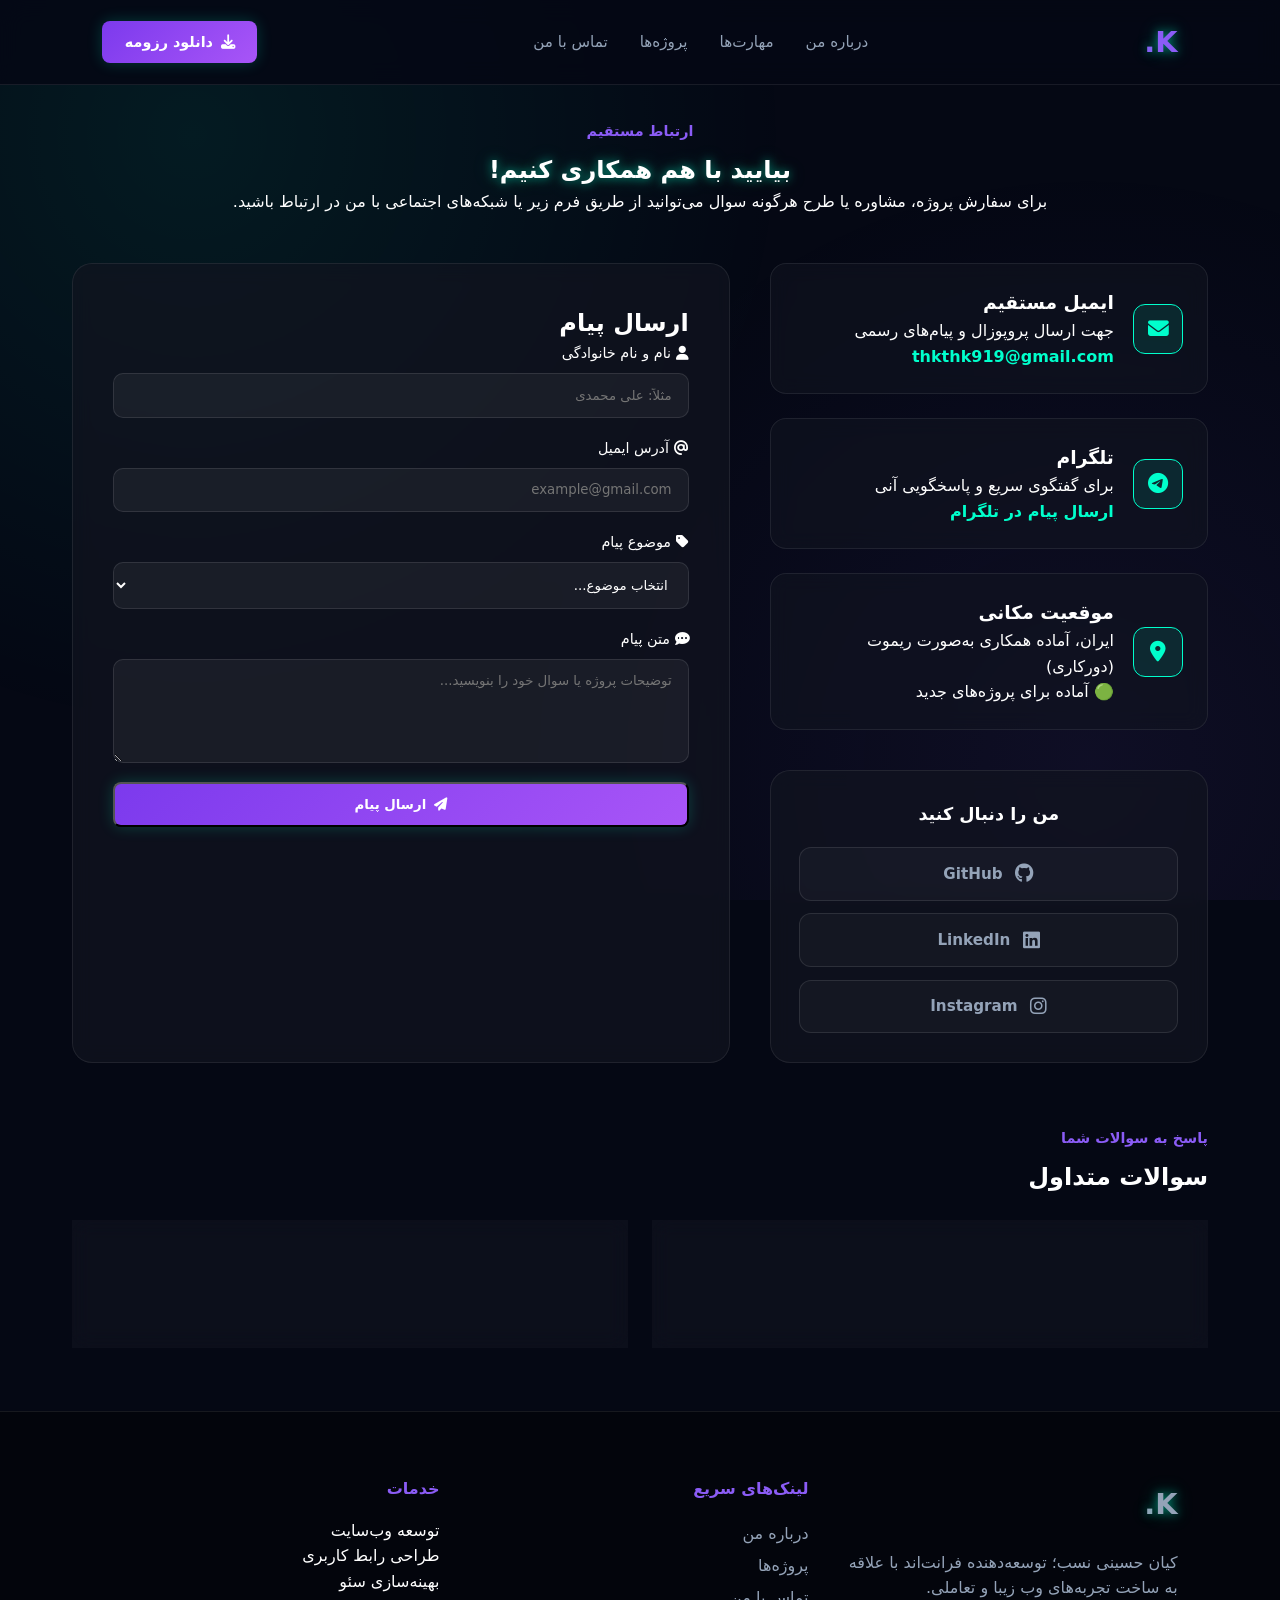
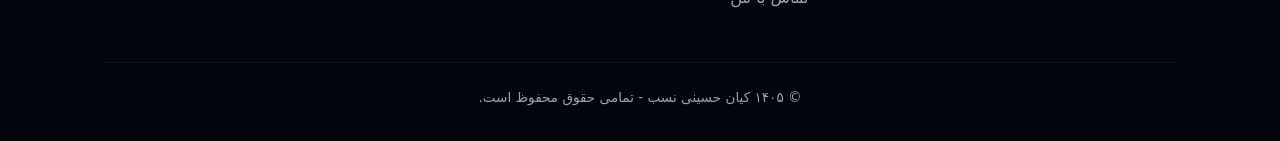
<file: html/contact.html>
<!doctype html>
<html lang="fa" dir="rtl">
  <head>
    <meta charset="UTF-8" />
    <meta name="viewport" content="width=device-width, initial-scale=1.0" />
    <title>تماس با من | کیان حسینی نسب</title>
    <!-- آیکون‌های FontAwesome -->
    <link
      rel="stylesheet"
      href="https://cdnjs.cloudflare.com/ajax/libs/font-awesome/6.4.0/css/all.min.css"
    />
    <!-- استایل اصلی پروژه -->
    <link rel="stylesheet" href="../css/style.css" />
  </head>
  <body>
    <!-- پس‌زمینه پویا با هاله نئونی -->
    <div class="glow-bg"></div>

    <!-- هدر -->
    <header>
      <a href="../index.html" class="logo glow-text">K.</a>
      <button class="hamburger" id="hamburger" aria-label="منو">
        <span></span>
        <span></span>
        <span></span>
      </button>
      <nav id="navMenu">
        <ul>
          <li><a href="../index.html#about" class="nav-link">درباره من</a></li>
          <li><a href="../index.html#skills" class="nav-link">مهارت‌ها</a></li>
          <li><a href="../index.html#projects" class="nav-link">پروژه‌ها</a></li>
          <li><a href="contact.html" class="nav-link active">تماس با من</a></li>
        </ul>
      </nav>
      <a
        href="../link/files.zip"
        download="Kian_Hosseini_Resume.zip"
        class="btn-cv pulse-btn"
      >
        <i class="fas fa-download"></i> دانلود رزومه
      </a>
    </header>

    <!-- بخش اصلی تماس با من -->
    <main class="contact-page">
      <section class="contact-hero reveal">
        <span class="section-tag">ارتباط مستقیم</span>
        <h1 class="glow-text">بیایید با هم همکاری کنیم!</h1>
        <p class="section-desc">
          برای سفارش پروژه، مشاوره یا طرح هرگونه سوال می‌توانید از طریق فرم زیر
          یا شبکه‌های اجتماعی با من در ارتباط باشید.
        </p>
      </section>

      <div class="contact-container reveal">
        <!-- کارت‌های اطلاعات تماس -->
        <div class="contact-info-cards">
          <div class="info-card tilt-card">
            <div class="info-icon">
              <i class="fas fa-envelope"></i>
            </div>
            <div class="info-details">
              <h3>ایمیل مستقیم</h3>
              <p>جهت ارسال پروپوزال و پیام‌های رسمی</p>
              <a href="mailto:thkthk919@gmail.com" class="info-link"
                >thkthk919@gmail.com</a
              >
            </div>
          </div>

          <div class="info-card tilt-card">
            <div class="info-icon">
              <i class="fab fa-telegram"></i>
            </div>
            <div class="info-details">
              <h3>تلگرام</h3>
              <p>برای گفتگوی سریع و پاسخگویی آنی</p>
              <a
                href="https://t.me/your_username"
                target="_blank"
                class="info-link"
                >ارسال پیام در تلگرام</a
              >
            </div>
          </div>

          <div class="info-card tilt-card">
            <div class="info-icon">
              <i class="fas fa-map-marker-alt"></i>
            </div>
            <div class="info-details">
              <h3>موقعیت مکانی</h3>
              <p>ایران، آماده همکاری به‌صورت ریموت (دورکاری)</p>
              <span class="info-status">🟢 آماده برای پروژه‌های جدید</span>
            </div>
          </div>

          <!-- شبکه‌های اجتماعی -->
          <div class="social-connect-box tilt-card">
            <h3>من را دنبال کنید</h3>
            <div class="social-links-grid">
              <a
                href="https://github.com/kian-developer"
                target="_blank"
                class="social-btn"
              >
                <i class="fab fa-github"></i> GitHub
              </a>
              <a href="https://linkedin.com" target="_blank" class="social-btn">
                <i class="fab fa-linkedin"></i> LinkedIn
              </a>
              <a
                href="https://instagram.com"
                target="_blank"
                class="social-btn"
              >
                <i class="fab fa-instagram"></i> Instagram
              </a>
            </div>
          </div>
        </div>

        <!-- فرم تماس حرفه‌ای -->
        <div class="contact-form-wrapper tilt-card">
          <form id="contactForm" class="contact-form">
            <h2>ارسال پیام</h2>

            <div class="input-group">
              <label for="name"
                ><i class="fas fa-user"></i> نام و نام خانوادگی</label
              >
              <input
                type="text"
                id="name"
                name="name"
                placeholder="مثلاً: علی محمدی"
                required
              />
            </div>

            <div class="input-group">
              <label for="email"><i class="fas fa-at"></i> آدرس ایمیل</label>
              <input
                type="email"
                id="email"
                name="email"
                placeholder="example@gmail.com"
                required
              />
            </div>

            <div class="input-group">
              <label for="subject"><i class="fas fa-tag"></i> موضوع پیام</label>
              <select id="subject" name="subject" required>
                <option value="" disabled selected>انتخاب موضوع...</option>
                <option value="project">سفارش پروژه جدید</option>
                <option value="consultation">مشاوره فنی</option>
                <option value="hiring">پیشنهاد شغلی / دورکاری</option>
                <option value="other">سایر موارد</option>
              </select>
            </div>

            <div class="input-group">
              <label for="message"
                ><i class="fas fa-comment-dots"></i> متن پیام</label
              >
              <textarea
                id="message"
                name="message"
                rows="5"
                placeholder="توضیحات پروژه یا سوال خود را بنویسید..."
                required
              ></textarea>
            </div>

            <button type="submit" class="btn-primary glow-btn submit-btn">
              <i class="fas fa-paper-plane"></i> ارسال پیام
            </button>
            <p id="formStatus" class="form-status-msg"></p>
          </form>
        </div>
      </div>

      <!-- بخش سوالات متداول (FAQ) -->
      <section class="faq-section reveal">
        <span class="section-tag">پاسخ به سوالات شما</span>
        <h2>سوالات متداول</h2>
        <div class="faq-grid">
          <div class="faq-item tilt-card">
            <h4>
              <i class="fas fa-question-circle"></i> چقدر زمان می‌برد تا به
              پیام‌ها پاسخ دهید؟
            </h4>
            <p>
              معمولاً تمامی ایمیل‌ها و پیام‌های تلگرام در کمتر از ۲۴ ساعت پاسخ
              داده می‌شوند.
            </p>
          </div>
          <div class="faq-item tilt-card">
            <h4>
              <i class="fas fa-question-circle"></i> آیا امکان همکاری به‌صورت
              دورکاری وجود دارد؟
            </h4>
            <p>
              بله، من آماده همکاری به‌صورت پاره‌وقت، تمام‌وقت و پروژه‌ای به‌صورت
              ریموت هستم.
            </p>
          </div>
        </div>
      </section>
    </main>

    <!-- فوتر -->
    <footer>
      <div class="footer-content">
        <div class="footer-col">
          <a href="index.html" class="logo glow-text">K.</a>
          <p style="color: var(--text-gray); margin-top: 1rem">
            کیان حسینی نسب؛ توسعه‌دهنده فرانت‌اند با علاقه به ساخت تجربه‌های وب
            زیبا و تعاملی.
          </p>
        </div>
        <div class="footer-col">
          <h4>لینک‌های سریع</h4>
          <ul>
            <li><a href="../html/info.html#about">درباره من</a></li>
            <li><a href="../html/projects.html#projects">پروژه‌ها</a></li>
            <li><a href="../html/contact.html">تماس با من</a></li>
          </ul>
        </div>
        <div class="footer-col">
          <h4>خدمات</h4>
          <ul>
            <li>توسعه وب‌سایت</li>
            <li>طراحی رابط کاربری</li>
            <li>بهینه‌سازی سئو</li>
          </ul>
        </div>
      </div>
      <div class="footer-bottom">
        <p>© ۱۴۰۵ کیان حسینی نسب - تمامی حقوق محفوظ است.</p>
      </div>
    </footer>

    <!-- اسکریپت‌ها -->
    <script src="../js/index.js"></script>
  </body>
</html>
</file>
<file: css/style.css>
/* ========================================== */
/* ریست و متغیرهای اصلی                      */
/* ========================================== */
html {
  scroll-behavior: smooth;
  /* جلوگیری از پوشانده شدن سرتیترها توسط هدر ثابت */
  scroll-padding-top: 80px;
}
* {
  box-sizing: border-box;
  margin: 0;
  padding: 0;
  font-family:
    system-ui,
    -apple-system,
    BlinkMacSystemFont,
    "Segoe UI",
    Roboto,
    sans-serif;
}

:root {
  --bg-dark: #050814;
  --card-bg: rgba(15, 23, 42, 0.75);
  --card-border: rgba(255, 255, 255, 0.08);
  --primary-purple: #8b5cf6;
  --accent-neon: #a855f7;
  --text-white: #ffffff;
  --text-gray: #94a3b8;
}

body {
  background-color: var(--bg-dark);
  color: var(--text-white);
  line-height: 1.6;
  overflow-x: hidden;
}

/* ========================================== */
/* هدر و ناوبری                               */
/* ========================================== */
header {
  position: fixed;
  top: 0;
  left: 0;
  width: 100%;
  padding: 1.2rem 8%;
  display: flex;
  justify-content: space-between;
  align-items: center;
  background: rgba(5, 8, 20, 0.85);
  backdrop-filter: blur(12px);
  z-index: 1000;
  border-bottom: 1px solid var(--card-border);
}

.logo {
  font-size: 1.8rem;
  font-weight: 800;
  color: var(--primary-purple);
  text-decoration: none;
}

nav ul {
  display: flex;
  list-style: none;
  gap: 2rem;
}

nav a {
  color: var(--text-gray);
  text-decoration: none;
  font-size: 0.95rem;
  transition: color 0.3s;
}

nav a:hover {
  color: var(--text-white);
}

.btn-cv {
  background: linear-gradient(135deg, #7c3aed, #a855f7);
  color: white;
  padding: 0.6rem 1.4rem;
  border-radius: 8px;
  text-decoration: none;
  font-weight: bold;
  font-size: 0.9rem;
  box-shadow: 0 4px 15px rgba(124, 58, 237, 0.4);
  transition:
    transform 0.3s,
    box-shadow 0.3s;
}

.btn-cv:hover {
  transform: translateY(-2px);
  box-shadow: 0 6px 20px rgba(124, 58, 237, 0.6);
}

/* دکمه همبرگری موبایل */
.hamburger {
  display: none;
  flex-direction: column;
  gap: 5px;
  cursor: pointer;
  background: none;
  border: none;
  z-index: 1001;
}

.hamburger span {
  width: 25px;
  height: 3px;
  background-color: var(--text-white);
  border-radius: 2px;
  transition: 0.3s;
}

/* ========================================== */
/* بخش Hero                                  */
/* ========================================== */
.hero {
  min-height: 100vh;
  padding: 8rem 8% 4rem;
  display: flex;
  align-items: center;
  justify-content: space-between;
  position: relative;
}

.social-sidebar {
  position: absolute;
  right: 3%;
  top: 50%;
  transform: translateY(-50%);
  display: flex;
  flex-direction: column;
  gap: 1.5rem;
}

.social-sidebar a {
  color: var(--text-gray);
  font-size: 1.2rem;
  transition:
    color 0.3s,
    transform 0.3s;
}

.social-sidebar a:hover {
  color: var(--primary-purple);
  transform: scale(1.2);
}

.hero-content {
  max-width: 550px;
}

.hero-subtitle {
  color: var(--text-gray);
  font-size: 1.1rem;
  margin-bottom: 0.5rem;
}

.hero-title {
  font-size: 3rem;
  font-weight: 800;
  margin-bottom: 0.5rem;
}

.hero-role {
  font-size: 2.2rem;
  color: var(--primary-purple);
  margin-bottom: 1.2rem;
}

.hero-desc {
  color: var(--text-gray);
  margin-bottom: 2rem;
  font-size: 1rem;
}

.hero-btns {
  display: flex;
  gap: 1rem;
}

.btn-primary {
  background: linear-gradient(135deg, #7c3aed, #a855f7);
  color: white;
  padding: 0.8rem 1.8rem;
  border-radius: 8px;
  text-decoration: none;
  font-weight: bold;
}

.btn-secondary {
  border: 1px solid var(--card-border);
  background: rgba(255, 255, 255, 0.05);
  color: white;
  padding: 0.8rem 1.8rem;
  border-radius: 8px;
  text-decoration: none;
}

/* حلقه نئونی تصویر */
.hero-avatar {
  position: relative;
  width: 320px;
  height: 320px;
  display: flex;
  justify-content: center;
  align-items: center;
}

.neon-ring {
  position: absolute;
  width: 100%;
  height: 100%;
  border-radius: 50%;
  border: 4px solid transparent;
  border-top-color: #a855f7;
  border-right-color: #ec4899;
  box-shadow: 0 0 30px rgba(168, 85, 247, 0.5);
  animation: spin 8s linear infinite;
}

.avatar-img {
  width: 290px;
  height: 290px;
  border-radius: 50%;
  object-fit: cover;
  position: relative;
  z-index: 2;
}

@keyframes spin {
  100% {
    transform: rotate(360deg);
  }
}

/* ========================================== */
/* بخش درباره من                              */
/* ========================================== */
.about {
  padding: 5rem 8%;
  display: flex;
  align-items: center;
  gap: 4rem;
}

.about-img-box {
  flex: 1;
  border-radius: 16px;
  overflow: hidden;
  border: 1px solid var(--card-border);
  box-shadow: 0 20px 40px rgba(0, 0, 0, 0.5);
}

.about-img-box img {
  width: 100%;
  display: block;
}

.about-content {
  flex: 1;
}

.section-tag {
  color: var(--primary-purple);
  font-size: 0.9rem;
  font-weight: bold;
  margin-bottom: 0.5rem;
  display: block;
}

.about-title {
  font-size: 2.2rem;
  margin-bottom: 1.5rem;
  line-height: 1.3;
}

.about-desc {
  color: var(--text-gray);
  margin-bottom: 2rem;
}

/* ========================================== */
/* بخش مهارت‌ها + نوارهای پیشرفت (Progress Bar)*/
/* ========================================== */
.skills {
  padding: 5rem 8%;
  text-align: center;
}

.skills-grid {
  display: grid;
  grid-template-columns: repeat(auto-fit, minmax(180px, 1fr));
  gap: 1.5rem;
  margin-top: 3rem;
}

.skill-card {
  background: var(--card-bg);
  border: 1px solid var(--card-border);
  padding: 1.8rem 1.2rem;
  border-radius: 16px;
  backdrop-filter: blur(10px);
  transition:
    transform 0.3s,
    box-shadow 0.3s;
  display: flex;
  flex-direction: column;
  align-items: center;
}

.skill-card:hover {
  transform: translateY(-8px);
  box-shadow: 0 10px 25px rgba(139, 92, 246, 0.2);
}

.skill-card i {
  font-size: 2.8rem;
  margin-bottom: 0.8rem;
}

.skill-header {
  display: flex;
  justify-content: space-between;
  width: 100%;
  margin-top: 0.8rem;
  font-size: 0.9rem;
  font-weight: bold;
}

.skill-header span:last-child {
  color: var(--primary-purple);
}

.progress-bar-bg {
  width: 100%;
  height: 8px;
  background: rgba(255, 255, 255, 0.1);
  border-radius: 10px;
  margin-top: 0.6rem;
  overflow: hidden;
  position: relative;
}

.progress-bar-fill {
  height: 100%;
  background: linear-gradient(90deg, #7c3aed, #a855f7);
  border-radius: 10px;
  width: 0%;
  transition: width 1.5s ease-in-out;
}

/* ========================================== */
/* بخش پروژه‌ها با فیلتر داینامیک             */
/* ========================================== */
.projects {
  padding: 5rem 8%;
  text-align: center;
}

.filter-btns {
  display: flex;
  justify-content: center;
  gap: 1rem;
  margin: 2.5rem 0;
  flex-wrap: wrap;
}

.filter-btn {
  background: var(--card-bg);
  border: 1px solid var(--card-border);
  color: var(--text-gray);
  padding: 0.6rem 1.8rem;
  border-radius: 20px;
  cursor: pointer;
  font-weight: 600;
  transition: all 0.3s ease;
}

.filter-btn.active,
.filter-btn:hover {
  background: linear-gradient(135deg, #7c3aed, #a855f7);
  color: white;
  box-shadow: 0 4px 15px rgba(124, 58, 237, 0.4);
}

.projects-grid {
  display: grid;
  grid-template-columns: repeat(auto-fit, minmax(300px, 1fr));
  gap: 2rem;
}

.project-card {
  background: var(--card-bg);
  border: 1px solid var(--card-border);
  border-radius: 16px;
  overflow: hidden;
  text-align: right;
  transition:
    transform 0.4s ease,
    opacity 0.4s ease;
  backdrop-filter: blur(10px);
}

.project-card.hide {
  display: none;
}

.project-card:hover {
  transform: translateY(-8px);
}

.project-card img {
  width: 100%;
  height: 200px;
  object-fit: cover;
}

.project-info {
  padding: 1.5rem;
}

.project-title {
  font-size: 1.2rem;
  margin-bottom: 0.5rem;
}

.project-desc {
  color: var(--text-gray);
  font-size: 0.9rem;
}

/* ========================================== */
/* انیمیشن ظهور موقع اسکرول                   */
/* ========================================== */
.reveal {
  opacity: 0;
  transform: translateY(30px);
  transition: all 0.8s ease;
}

.reveal.active {
  opacity: 1;
  transform: translateY(0);
}

/* ========================================== */
/* فوتر                                       */
/* ========================================== */
footer {
  border-top: 1px solid var(--card-border);
  padding: 4rem 8% 2rem;
  background: #03050c;
}

.footer-content {
  display: grid;
  grid-template-columns: repeat(auto-fit, minmax(200px, 1fr));
  gap: 2rem;
  margin-bottom: 3rem;
}

.footer-col h4 {
  color: var(--primary-purple);
  margin-bottom: 1rem;
}

.footer-col ul {
  list-style: none;
}

.footer-col a {
  color: var(--text-gray);
  text-decoration: none;
  line-height: 2;
}

.footer-bottom {
  text-align: center;
  color: var(--text-gray);
  font-size: 0.85rem;
  border-top: 1px solid rgba(255, 255, 255, 0.05);
  padding-top: 1.5rem;
}

/* ========================================== */
/* تنظیمات ریسپانسیو (موبایل و تبلت)          */
/* ========================================== */
@media (max-width: 992px) {
  .hero {
    flex-direction: column-reverse;
    text-align: center;
    gap: 3rem;
  }
  .social-sidebar {
    position: static;
    flex-direction: row;
    transform: none;
    justify-content: center;
  }
  .about {
    flex-direction: column;
    text-align: center;
  }
}

@media (max-width: 768px) {
  .hamburger {
    display: flex;
  }

  nav {
    position: fixed;
    top: 0;
    right: -100%;
    width: 70%;
    height: 100vh;
    background: rgba(5, 8, 20, 0.98);
    backdrop-filter: blur(15px);
    flex-direction: column;
    justify-content: center;
    align-items: center;
    transition: 0.4s ease;
  }

  nav.active {
    right: 0;
  }
  nav ul {
    flex-direction: column;
    text-align: center;
  }

  .hero-title {
    font-size: 2.2rem;
  }
  .hero-role {
    font-size: 1.6rem;
  }
}
/* ==============================================
   استایل‌های انیمیشنی مدرن و نئونی (Sigma Style)
   ============================================== */

:root {
  --neon-cyan: #00ffcc;
  --neon-purple: #8b5cf6;
}

/* پس‌زمینه پویا با هاله نئونی */
.glow-bg {
  position: fixed;
  top: 0;
  left: 0;
  width: 100vw;
  height: 100vh;
  background:
    radial-gradient(
      circle at 15% 15%,
      rgba(0, 255, 204, 0.08) 0%,
      transparent 45%
    ),
    radial-gradient(
      circle at 85% 85%,
      rgba(139, 92, 246, 0.08) 0%,
      transparent 45%
    );
  pointer-events: none;
  z-index: -1;
}

/* افکت شناوری تصویر */
.float-anim {
  animation: float 4s ease-in-out infinite;
}

@keyframes float {
  0%,
  100% {
    transform: translateY(0px) rotate(0deg);
  }
  50% {
    transform: translateY(-15px) rotate(1deg);
  }
}

/* متن‌های درخشان نئونی */
.glow-text {
  text-shadow:
    0 0 10px rgba(0, 255, 204, 0.5),
    0 0 20px rgba(0, 255, 204, 0.3);
}

/* دکمه دانلود با پالس درخشان */
.btn-cv,
.glow-btn {
  position: relative;
  transition: all 0.4s cubic-bezier(0.175, 0.885, 0.32, 1.275);
  box-shadow: 0 0 15px rgba(0, 255, 204, 0.2);
  text-decoration: none;
  display: inline-flex;
  align-items: center;
  gap: 0.5rem;
}

.btn-cv:hover,
.glow-btn:hover {
  transform: translateY(-4px) scale(1.03);
  box-shadow: 0 0 25px rgba(0, 247, 255, 0.6);
}

/* کارت‌های سه‌بعدی متحرک */
.tilt-card {
  transition:
    transform 0.4s ease,
    box-shadow 0.4s ease;
  border: 1px solid rgba(255, 255, 255, 0.08);
  backdrop-filter: blur(10px);
}

.tilt-card:hover {
  transform: translateY(-8px) scale(1.02);
  border-color: var(--neon-cyan);
  box-shadow: 0 10px 30px rgba(0, 238, 255, 0.2);
}

/* انیمیشن چرخشی حلقه نئونی پروفایل */
.neon-ring {
  box-shadow:
    0 0 20px var(--neon-cyan),
    inset 0 0 20px var(--neon-purple);
  animation: pulse-ring 3s infinite alternate;
}

@keyframes pulse-ring {
  0% {
    transform: scale(0.98);
    opacity: 0.8;
  }
  100% {
    transform: scale(1.03);
    opacity: 1;
    box-shadow: 0 0 35px var(--neon-cyan);
  }
}

/* آیکون‌های شبکه اجتماعی متحرک */
.social-icon {
  transition: all 0.3s ease;
}

.social-icon:hover {
  color: var(--neon-cyan);
  transform: translateX(-5px) scale(1.2);
}

/* استایل برای سی اس اس کانتکت */
/* ==============================================
   استایل‌های اختصاصی صفحه تماس با من
   ============================================== */

.contact-page {
  padding: 120px 2rem 4rem;
  max-width: 1200px;
  margin: 0 auto;
}

.contact-hero {
  text-align: center;
  margin-bottom: 3rem;
}

.contact-container {
  display: grid;
  grid-template-columns: 1fr 1.5fr;
  gap: 2.5rem;
  margin-bottom: 4rem;
}

@media (max-width: 968px) {
  .contact-container {
    grid-template-columns: 1fr;
  }
}

.contact-info-cards {
  display: flex;
  flex-direction: column;
  gap: 1.5rem;
}

.info-card {
  display: flex;
  align-items: center;
  gap: 1.2rem;
  padding: 1.5rem;
  background: rgba(18, 20, 32, 0.6);
  border-radius: 16px;
}

.info-icon {
  width: 50px;
  height: 50px;
  background: rgba(0, 255, 204, 0.1);
  border: 1px solid var(--neon-cyan);
  border-radius: 12px;
  display: flex;
  align-items: center;
  justify-content: center;
  color: var(--neon-cyan);
  font-size: 1.3rem;
}

.info-link {
  color: var(--neon-cyan);
  text-decoration: none;
  font-weight: bold;
}

.contact-form-wrapper {
  background: rgba(18, 20, 32, 0.7);
  padding: 2.5rem;
  border-radius: 20px;
}

.input-group {
  display: flex;
  flex-direction: column;
  gap: 0.5rem;
  margin-bottom: 1.2rem;
}

.input-group label {
  color: #fff;
  font-size: 0.9rem;
}

.input-group input,
.input-group select,
.input-group textarea {
  width: 100%;
  padding: 0.85rem 1rem;
  background: rgba(255, 255, 255, 0.05);
  border: 1px solid rgba(255, 255, 255, 0.1);
  border-radius: 10px;
  color: #fff;
  outline: none;
  transition: all 0.3s ease;
}

.input-group input:focus,
.input-group select:focus,
.input-group textarea:focus {
  border-color: var(--neon-cyan);
  box-shadow: 0 0 10px rgba(0, 255, 204, 0.3);
}

.submit-btn {
  width: 100%;
  justify-content: center;
  cursor: pointer;
}

.faq-grid {
  display: grid;
  grid-template-columns: repeat(auto-fit, minmax(300px, 1fr));
  gap: 1.5rem;
  margin-top: 1.5rem;
}

.faq-item {
  padding: 1.5rem;
  background: rgba(18, 20, 32, 0.6);
  border-radius: 16px;
}
/* ==============================================
   استایل دکمه‌های شبکه‌های اجتماعی (Social Buttons)
   ============================================== */

.social-connect-box {
  background: rgba(18, 20, 32, 0.7);
  padding: 1.8rem;
  border-radius: 20px;
  border: 1px solid rgba(255, 255, 255, 0.08);
  backdrop-filter: blur(10px);
  margin-top: 1rem;
}

.social-connect-box h3 {
  color: #fff;
  font-size: 1.1rem;
  margin-bottom: 1.2rem;
  text-align: center;
}

.social-links-grid {
  display: flex;
  flex-direction: column;
  gap: 0.8rem;
}

.social-btn {
  display: flex;
  align-items: center;
  justify-content: center;
  gap: 0.8rem;
  padding: 0.85rem 1.2rem;
  background: rgba(255, 255, 255, 0.03);
  border: 1px solid rgba(255, 255, 255, 0.1);
  border-radius: 12px;
  color: var(--text-gray, #e2e8f0);
  text-decoration: none;
  font-weight: 600;
  font-size: 0.95rem;
  transition: all 0.3s cubic-bezier(0.175, 0.885, 0.32, 1.275);
}

/* افکت هوور (Hover) دکمه‌ها */
.social-btn:hover {
  transform: translateY(-3px) scale(1.02);
  color: #fff;
}

/* استایل و رنگ اختصاصی هر شبکه اجتماعی هنگام رفتن موس روی آن */
.social-btn:nth-child(1):hover {
  /* GitHub */
  background: rgba(255, 255, 255, 0.1);
  border-color: #fff;
  box-shadow: 0 0 15px rgba(255, 255, 255, 0.3);
}

.social-btn:nth-child(2):hover {
  /* LinkedIn */
  background: rgba(10, 102, 194, 0.2);
  border-color: #0a66c2;
  color: #0a66c2;
  box-shadow: 0 0 15px rgba(10, 102, 194, 0.4);
}

.social-btn:nth-child(3):hover {
  /* Instagram */
  background: rgba(225, 48, 108, 0.2);
  border-color: #e1306c;
  color: #e1306c;
  box-shadow: 0 0 15px rgba(225, 48, 108, 0.4);
}

/* بزرگ‌تر شدن آیکون‌ها هنگام هوور */
.social-btn i {
  font-size: 1.2rem;
  transition: transform 0.3s ease;
}

.social-btn:hover i {
  transform: scale(1.2);
}
/* ==============================================
   استایل کامل بخش پروژه‌ها (Projects Section)
   ============================================== */

.projects-section {
  padding: 5rem 2rem;
  max-width: 1200px;
  margin: 0 auto;
}

.section-header {
  text-align: center;
  margin-bottom: 2.5rem;
}

.filter-wrapper {
  display: flex;
  justify-content: center;
  gap: 1rem;
  flex-wrap: wrap;
  margin-bottom: 3rem;
}

.filter-btn {
  padding: 0.6rem 1.4rem;
  background: rgba(255, 255, 255, 0.04);
  border: 1px solid rgba(255, 255, 255, 0.1);
  border-radius: 30px;
  color: var(--text-gray, #a0aec0);
  cursor: pointer;
  font-family: inherit;
  font-size: 0.9rem;
  transition: all 0.3s ease;
}

.filter-btn:hover,
.filter-btn.active {
  background: var(--neon-cyan, #00ffcc);
  color: #0d0f1b;
  font-weight: bold;
  box-shadow: 0 0 15px rgba(0, 255, 204, 0.4);
}

.projects-grid {
  display: grid;
  grid-template-columns: repeat(auto-fit, minmax(320px, 1fr));
  gap: 2rem;
}

.project-card {
  background: rgba(18, 20, 32, 0.75);
  border: 1px solid rgba(255, 255, 255, 0.08);
  border-radius: 20px;
  overflow: hidden;
  transition: transform 0.3s ease, box-shadow 0.3s ease;
  display: flex;
  flex-direction: column;
}

.project-card:hover {
  transform: translateY(-8px);
  border-color: rgba(0, 255, 204, 0.4);
  box-shadow: 0 10px 30px rgba(0, 255, 204, 0.15);
}

.project-banner {
  height: 140px;
  background: linear-gradient(135deg, rgba(0, 255, 204, 0.1), rgba(123, 97, 255, 0.15));
  display: flex;
  align-items: center;
  justify-content: center;
  position: relative;
}

.project-icon {
  font-size: 3.5rem;
  color: var(--neon-cyan, #00ffcc);
  filter: drop-shadow(0 0 8px rgba(0, 255, 204, 0.5));
}

.project-badge {
  position: absolute;
  top: 15px;
  right: 15px;
  background: var(--neon-cyan, #00ffcc);
  color: #0d0f1b;
  font-size: 0.75rem;
  font-weight: bold;
  padding: 0.2rem 0.7rem;
  border-radius: 20px;
}

.project-content {
  padding: 1.5rem;
  display: flex;
  flex-direction: column;
  flex-grow: 1;
}

.project-content h3 {
  color: #fff;
  font-size: 1.25rem;
  margin-bottom: 0.6rem;
}

.project-content p {
  color: #a0aec0;
  font-size: 0.9rem;
  line-height: 1.6;
  margin-bottom: 1.2rem;
  flex-grow: 1;
}

.project-tags {
  display: flex;
  flex-wrap: wrap;
  gap: 0.4rem;
  margin-bottom: 1.5rem;
}

.project-tags span {
  background: rgba(255, 255, 255, 0.05);
  border: 1px solid rgba(255, 255, 255, 0.08);
  color: #cbd5e0;
  font-size: 0.75rem;
  padding: 0.25rem 0.6rem;
  border-radius: 6px;
}

.project-links {
  display: flex;
  gap: 0.8rem;
}

.btn-project-link {
  flex: 1;
  text-align: center;
  padding: 0.6rem;
  border: 1px solid rgba(255, 255, 255, 0.15);
  border-radius: 10px;
  color: #fff;
  text-decoration: none;
  font-size: 0.85rem;
  transition: all 0.3s ease;
}

.btn-project-link:hover {
  background: rgba(255, 255, 255, 0.1);
  border-color: #fff;
}

.btn-project-link.primary {
  background: rgba(0, 255, 204, 0.1);
  border-color: var(--neon-cyan, #00ffcc);
  color: var(--neon-cyan, #00ffcc);
}

.btn-project-link.primary:hover {
  background: var(--neon-cyan, #00ffcc);
  color: #0d0f1b;
  font-weight: bold;
}

.github-more-wrapper {
  text-align: center;
  margin-top: 3.5rem;
}
</file>
